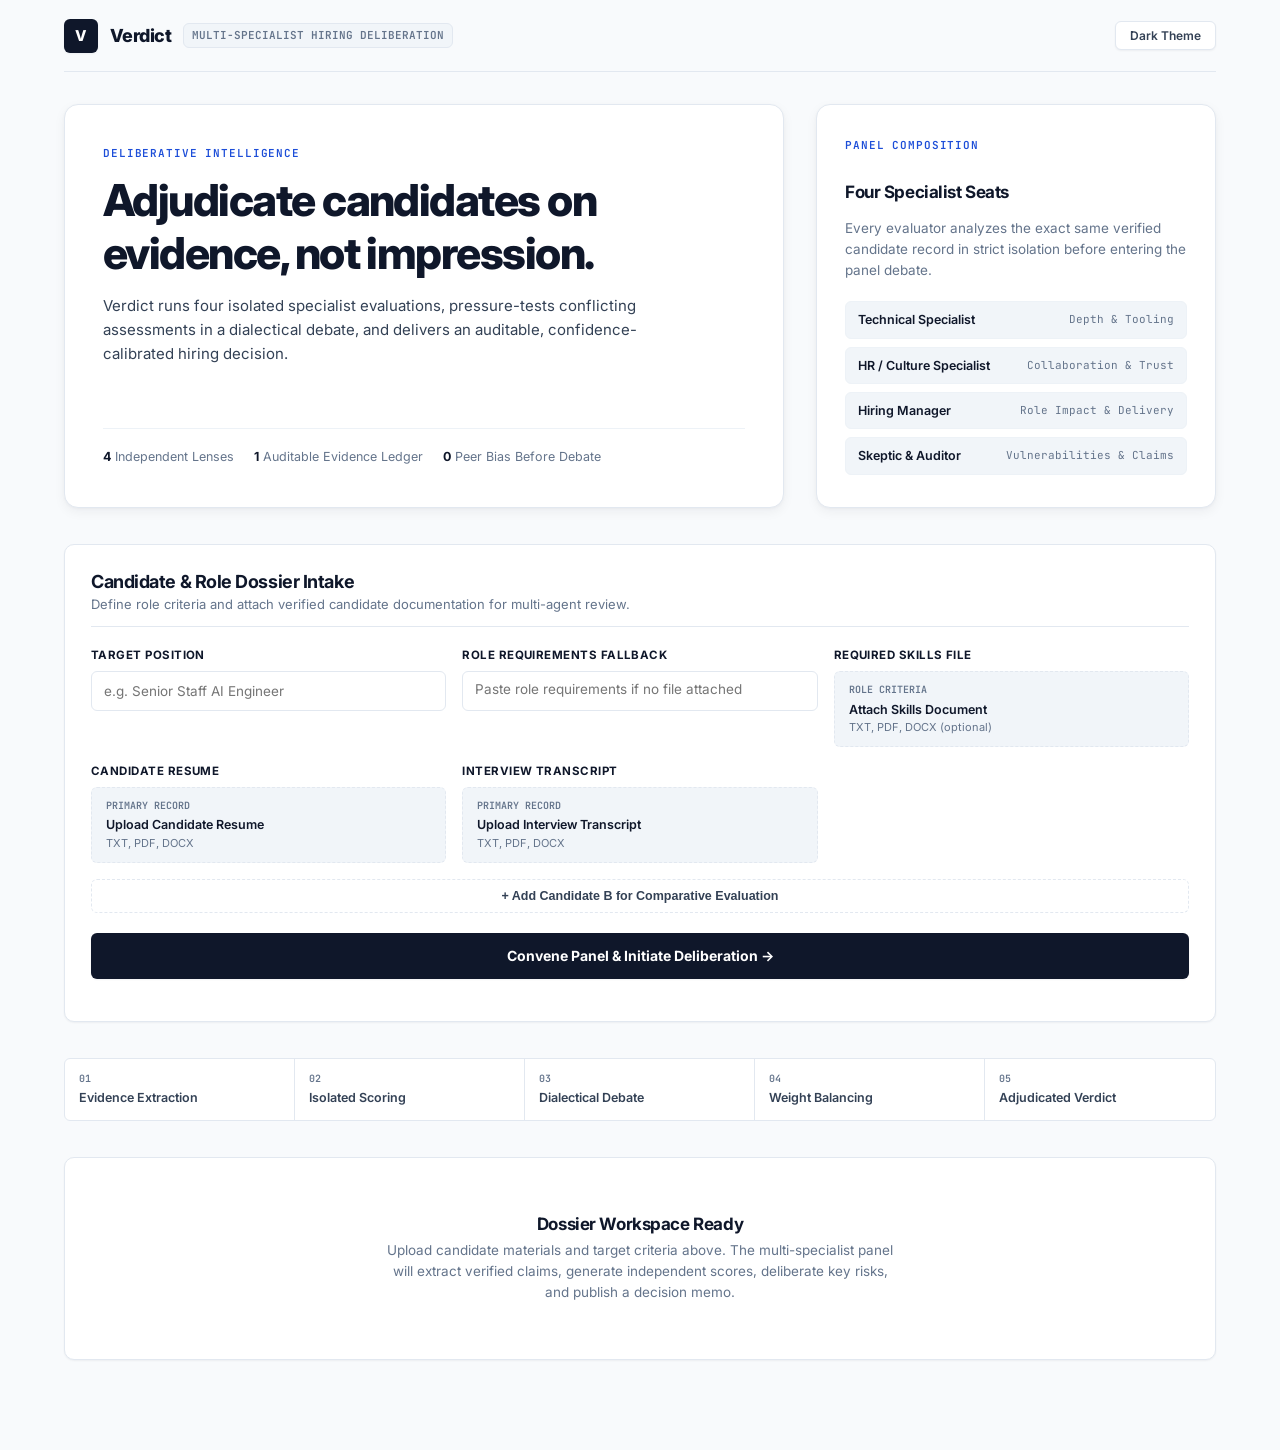
<file: verdict-hiring-panel/templates/index.html>
<!doctype html>
<html lang="en">
<head>
  <meta charset="utf-8">
  <meta name="viewport" content="width=device-width, initial-scale=1">
  <title>Verdict — Evidence-Led Hiring Deliberation Panel</title>
  <link rel="preconnect" href="https://fonts.googleapis.com">
  <link rel="preconnect" href="https://fonts.gstatic.com" crossorigin>
  <link href="https://fonts.googleapis.com/css2?family=Inter:wght@400;500;600;700;800&family=JetBrains+Mono:wght@400;500;600;700&display=swap" rel="stylesheet">
  <style>
    /* ═══════════════════════════════════════════════════════
       VERDICT ENTERPRISE DESIGN TOKENS
       ═══════════════════════════════════════════════════════ */
    :root {
      /* Surface & Canvas (Clean Enterprise Slate) */
      --bg-page: #f8fafc;
      --surface-base: #ffffff;
      --surface-subtle: #f1f5f9;
      --surface-muted: #f8fafc;
      --surface-hover: #f1f5f9;
      
      /* Borders */
      --border-light: #e2e8f0;
      --border-subtle: #edf2f7;
      --border-dark: #0f172a;
      
      /* Typography */
      --text-main: #0f172a;
      --text-secondary: #334155;
      --text-muted: #64748b;
      --text-caption: #94a3b8;

      /* Primary Brand (Executive Navy / Royal Cobalt) */
      --brand-navy: #0f172a;
      --brand-blue: #1d4ed8;
      --brand-blue-soft: #eff6ff;
      --brand-blue-border: #bfdbfe;

      /* Semantic Status */
      --status-hire-text: #15803d;
      --status-hire-bg: #f0fdf4;
      --status-hire-border: #bbf7d0;

      --status-hold-text: #b45309;
      --status-hold-bg: #fffbeb;
      --status-hold-border: #fde68a;

      --status-reject-text: #b91c1c;
      --status-reject-bg: #fef2f2;
      --status-reject-border: #fecaca;

      /* Elevation & Radii */
      --shadow-sm: 0 1px 2px rgba(15, 23, 42, 0.05);
      --shadow-md: 0 4px 12px rgba(15, 23, 42, 0.05), 0 1px 3px rgba(15, 23, 42, 0.03);
      --shadow-lg: 0 12px 32px -4px rgba(15, 23, 42, 0.08);
      
      --radius-sm: 6px;
      --radius-md: 10px;
      --radius-lg: 14px;
    }

    body.dark {
      --bg-page: #090e17;
      --surface-base: #111a28;
      --surface-subtle: #162235;
      --surface-muted: #0d1522;
      --surface-hover: #1c2b42;
      
      --border-light: #1f2d42;
      --border-subtle: #192638;
      --border-dark: #f8fafc;
      
      --text-main: #f8fafc;
      --text-secondary: #cbd5e1;
      --text-muted: #94a3b8;
      --text-caption: #64748b;

      --brand-navy: #f8fafc;
      --brand-blue: #60a5fa;
      --brand-blue-soft: #172a48;
      --brand-blue-border: #25406b;

      --status-hire-text: #4ade80;
      --status-hire-bg: #052e16;
      --status-hire-border: #166534;

      --status-hold-text: #fbbf24;
      --status-hold-bg: #2b1d03;
      --status-hold-border: #78350f;

      --status-reject-text: #f87171;
      --status-reject-bg: #320c10;
      --status-reject-border: #991b1b;

      --shadow-sm: 0 1px 2px rgba(0, 0, 0, 0.4);
      --shadow-md: 0 4px 12px rgba(0, 0, 0, 0.5);
      --shadow-lg: 0 12px 32px rgba(0, 0, 0, 0.6);
    }

    /* ═══════════════════════════════════════════════════════
       BASE STYLES
       ═══════════════════════════════════════════════════════ */
    *, *::before, *::after {
      box-sizing: border-box;
      margin: 0;
      padding: 0;
    }

    body {
      background-color: var(--bg-page);
      color: var(--text-secondary);
      font-family: 'Inter', -apple-system, BlinkMacSystemFont, "Segoe UI", Roboto, sans-serif;
      font-size: 14px;
      line-height: 1.55;
      -webkit-font-smoothing: antialiased;
      transition: background-color 0.2s ease, color 0.2s ease;
      min-height: 100vh;
    }

    .main-wrap {
      max-width: 1200px;
      margin: 0 auto;
      padding: 0 24px 90px;
    }

    h1, h2, h3, h4 {
      color: var(--text-main);
      font-family: 'Inter', sans-serif;
      font-weight: 700;
      letter-spacing: -0.025em;
      line-height: 1.2;
    }

    /* ═══════════════════════════════════════════════════════
       TOP NAVIGATION BAR
       ═══════════════════════════════════════════════════════ */
    .navbar {
      height: 72px;
      display: flex;
      align-items: center;
      justify-content: space-between;
      border-bottom: 1px solid var(--border-light);
      margin-bottom: 32px;
    }

    .nav-brand {
      display: flex;
      align-items: center;
      gap: 12px;
      text-decoration: none;
    }

    .monogram-badge {
      width: 34px;
      height: 34px;
      border-radius: var(--radius-sm);
      background: var(--brand-navy);
      color: #ffffff;
      display: flex;
      align-items: center;
      justify-content: center;
      font-size: 15px;
      font-weight: 800;
      font-family: 'Inter', sans-serif;
      box-shadow: var(--shadow-sm);
    }

    body.dark .monogram-badge {
      background: #ffffff;
      color: #090e17;
    }

    .nav-title {
      font-size: 18px;
      font-weight: 800;
      letter-spacing: -0.03em;
      color: var(--text-main);
    }

    .nav-subtag {
      font-family: 'JetBrains Mono', monospace;
      font-size: 11px;
      font-weight: 600;
      text-transform: uppercase;
      padding: 3px 8px;
      border-radius: var(--radius-sm);
      background: var(--surface-subtle);
      border: 1px solid var(--border-light);
      color: var(--text-muted);
    }

    .theme-button {
      font-family: 'Inter', sans-serif;
      font-size: 12px;
      font-weight: 600;
      color: var(--text-secondary);
      background: var(--surface-base);
      border: 1px solid var(--border-light);
      border-radius: var(--radius-sm);
      padding: 6px 14px;
      cursor: pointer;
      box-shadow: var(--shadow-sm);
      transition: all 0.15s ease;
    }

    .theme-button:hover {
      border-color: var(--text-main);
      color: var(--text-main);
    }

    /* ═══════════════════════════════════════════════════════
       EXECUTIVE HEADER & HERO
       ═══════════════════════════════════════════════════════ */
    .hero-container {
      display: grid;
      grid-template-columns: minmax(0, 1.35fr) minmax(320px, 0.75fr);
      gap: 32px;
      align-items: stretch;
      margin-bottom: 36px;
    }

    .hero-lead-card {
      background: var(--surface-base);
      border: 1px solid var(--border-light);
      border-radius: var(--radius-lg);
      padding: 40px 38px;
      box-shadow: var(--shadow-md);
      display: flex;
      flex-direction: column;
      justify-content: space-between;
    }

    .hero-category-label {
      font-family: 'JetBrains Mono', monospace;
      font-size: 11px;
      font-weight: 600;
      text-transform: uppercase;
      letter-spacing: 0.08em;
      color: var(--brand-blue);
      margin-bottom: 12px;
    }

    .hero-lead-card h1 {
      font-size: clamp(32px, 3.5vw, 44px);
      font-weight: 800;
      letter-spacing: -0.035em;
      margin-bottom: 14px;
      color: var(--text-main);
    }

    .hero-lead-card p {
      font-size: 15px;
      line-height: 1.6;
      color: var(--text-secondary);
      max-width: 600px;
      margin-bottom: 24px;
    }

    .hero-feature-pills {
      display: flex;
      align-items: center;
      gap: 20px;
      flex-wrap: wrap;
      padding-top: 18px;
      border-top: 1px solid var(--border-subtle);
      font-size: 12.5px;
      color: var(--text-muted);
    }

    .hero-feature-pills span strong {
      color: var(--text-main);
      font-weight: 700;
    }

    /* Side Overview Card */
    .hero-side-card {
      background: var(--surface-base);
      border: 1px solid var(--border-light);
      border-radius: var(--radius-lg);
      padding: 32px 28px;
      box-shadow: var(--shadow-md);
      display: flex;
      flex-direction: column;
      justify-content: center;
      gap: 16px;
    }

    .hero-side-card h3 {
      font-size: 17px;
      font-weight: 700;
    }

    .hero-side-card p {
      font-size: 13.5px;
      line-height: 1.55;
      color: var(--text-muted);
    }

    .persona-spec-list {
      display: flex;
      flex-direction: column;
      gap: 8px;
      margin-top: 4px;
    }

    .persona-spec-item {
      display: flex;
      align-items: center;
      justify-content: space-between;
      padding: 8px 12px;
      border-radius: var(--radius-sm);
      background: var(--surface-subtle);
      border: 1px solid var(--border-subtle);
      font-size: 12.5px;
    }

    .persona-spec-item strong {
      color: var(--text-main);
      font-weight: 600;
    }

    .persona-spec-item span {
      font-family: 'JetBrains Mono', monospace;
      font-size: 11px;
      color: var(--text-muted);
    }

    /* ═══════════════════════════════════════════════════════
       SECTION HEADERS
       ═══════════════════════════════════════════════════════ */
    .section-bar {
      display: flex;
      align-items: baseline;
      justify-content: space-between;
      margin-bottom: 20px;
      padding-bottom: 12px;
      border-bottom: 1px solid var(--border-light);
    }

    .section-bar-left h2 {
      font-size: 18px;
      font-weight: 700;
      color: var(--text-main);
      margin-bottom: 2px;
    }

    .section-bar-left p {
      font-size: 13px;
      color: var(--text-muted);
    }

    /* ═══════════════════════════════════════════════════════
       INTAKE DOSSIER FORM
       ═══════════════════════════════════════════════════════ */
    .intake-console {
      background: var(--surface-base);
      border: 1px solid var(--border-light);
      border-radius: var(--radius-md);
      padding: 26px;
      box-shadow: var(--shadow-sm);
      margin-bottom: 36px;
    }

    .form-row-grid {
      display: grid;
      grid-template-columns: repeat(3, 1fr);
      gap: 16px;
      margin-bottom: 16px;
    }

    .form-group {
      display: flex;
      flex-direction: column;
      gap: 6px;
    }

    .form-label {
      font-size: 11.5px;
      font-weight: 700;
      color: var(--text-main);
      text-transform: uppercase;
      letter-spacing: 0.04em;
    }

    .form-input, .form-textarea {
      width: 100%;
      height: 40px;
      padding: 0 12px;
      border: 1px solid var(--border-light);
      border-radius: var(--radius-sm);
      background: var(--surface-base);
      color: var(--text-main);
      font-family: 'Inter', sans-serif;
      font-size: 13.5px;
      outline: none;
      transition: border-color 0.15s ease, box-shadow 0.15s ease;
    }

    .form-textarea {
      height: 40px;
      padding: 8px 12px;
      resize: none;
      line-height: 1.4;
    }

    .form-input:focus, .form-textarea:focus {
      border-color: var(--border-dark);
      box-shadow: 0 0 0 1px var(--border-dark);
    }

    /* File Dropzones */
    .file-card-dropzone {
      border: 1.5px dashed var(--border-light);
      border-radius: var(--radius-sm);
      padding: 10px 14px;
      background: var(--surface-subtle);
      cursor: pointer;
      min-height: 68px;
      display: flex;
      flex-direction: column;
      justify-content: center;
      transition: all 0.15s ease;
    }

    .file-card-dropzone:hover {
      border-color: var(--brand-blue);
      background: var(--brand-blue-soft);
    }

    .file-type-hint {
      font-family: 'JetBrains Mono', monospace;
      font-size: 10px;
      font-weight: 600;
      color: var(--text-muted);
      text-transform: uppercase;
      margin-bottom: 2px;
    }

    .file-display-name {
      font-size: 12.5px;
      font-weight: 600;
      color: var(--text-main);
      white-space: nowrap;
      overflow: hidden;
      text-overflow: ellipsis;
    }

    .file-secondary-hint {
      font-size: 11px;
      color: var(--text-muted);
    }

    .btn-toggle-compare {
      grid-column: 1 / -1;
      padding: 9px 14px;
      background: transparent;
      border: 1px dashed var(--border-light);
      border-radius: var(--radius-sm);
      color: var(--text-secondary);
      font-size: 12.5px;
      font-weight: 600;
      cursor: pointer;
      text-align: center;
      transition: all 0.15s ease;
    }

    .btn-toggle-compare:hover {
      background: var(--surface-subtle);
      border-color: var(--text-main);
    }

    .compare-candidate-grid {
      grid-column: 1 / -1;
      display: grid;
      grid-template-columns: repeat(2, 1fr);
      gap: 16px;
    }

    .compare-candidate-grid.hidden {
      display: none;
    }

    .btn-submit-panel {
      grid-column: 1 / -1;
      height: 46px;
      border: 0;
      border-radius: var(--radius-sm);
      background: var(--brand-navy);
      color: #ffffff;
      font-family: 'Inter', sans-serif;
      font-size: 14px;
      font-weight: 700;
      cursor: pointer;
      display: flex;
      align-items: center;
      justify-content: center;
      gap: 8px;
      box-shadow: var(--shadow-sm);
      transition: all 0.15s ease;
      margin-top: 4px;
    }

    body.dark .btn-submit-panel {
      background: #ffffff;
      color: #090e17;
    }

    .btn-submit-panel:hover:not(:disabled) {
      opacity: 0.92;
      transform: translateY(-1px);
    }

    .btn-submit-panel:disabled {
      opacity: 0.55;
      cursor: not-allowed;
    }

    /* ═══════════════════════════════════════════════════════
       STAGE PROGRESSION TRACKER
       ═══════════════════════════════════════════════════════ */
    .stage-track {
      display: grid;
      grid-template-columns: repeat(5, 1fr);
      border: 1px solid var(--border-light);
      border-radius: var(--radius-sm);
      background: var(--surface-base);
      margin-bottom: 36px;
      overflow: hidden;
    }

    .stage-cell {
      padding: 12px 14px;
      border-right: 1px solid var(--border-light);
      display: flex;
      flex-direction: column;
      gap: 2px;
    }

    .stage-cell:last-child {
      border-right: 0;
    }

    .stage-num {
      font-family: 'JetBrains Mono', monospace;
      font-size: 10px;
      font-weight: 600;
      color: var(--text-muted);
    }

    .stage-title {
      font-size: 12.5px;
      font-weight: 600;
      color: var(--text-secondary);
    }

    .stage-cell.active {
      background: var(--brand-blue-soft);
      border-bottom: 2px solid var(--brand-blue);
    }

    .stage-cell.active .stage-title {
      color: var(--text-main);
    }

    .stage-cell.done .stage-num {
      color: var(--status-hire-text);
    }

    /* ═══════════════════════════════════════════════════════
       NOTICES & INITIAL STATE
       ═══════════════════════════════════════════════════════ */
    .system-error-card {
      padding: 14px 18px;
      border-radius: var(--radius-sm);
      background: var(--status-reject-bg);
      border: 1px solid var(--status-reject-border);
      color: var(--status-reject-text);
      font-size: 13.5px;
      font-weight: 600;
      margin-bottom: 24px;
      display: none;
    }

    .system-error-card:not(:empty) {
      display: block;
    }

    .empty-dossier-slate {
      background: var(--surface-base);
      border: 1px solid var(--border-light);
      border-radius: var(--radius-md);
      padding: 56px 24px;
      text-align: center;
      box-shadow: var(--shadow-sm);
    }

    .empty-dossier-slate h3 {
      font-size: 17px;
      font-weight: 700;
      margin-bottom: 6px;
    }

    .empty-dossier-slate p {
      font-size: 13.5px;
      color: var(--text-muted);
      max-width: 520px;
      margin: 0 auto;
    }

    /* Candidate Switcher Tabs */
    .candidate-tab-cluster {
      display: flex;
      gap: 8px;
      margin-bottom: 20px;
    }

    .candidate-switch-pill {
      font-family: 'Inter', sans-serif;
      font-size: 13px;
      font-weight: 600;
      color: var(--text-secondary);
      background: var(--surface-base);
      border: 1px solid var(--border-light);
      border-radius: var(--radius-sm);
      padding: 7px 16px;
      cursor: pointer;
      box-shadow: var(--shadow-sm);
      transition: all 0.15s ease;
    }

    .candidate-switch-pill:hover {
      border-color: var(--text-main);
    }

    .candidate-switch-pill.selected {
      background: var(--brand-navy);
      color: #ffffff;
      border-color: var(--brand-navy);
    }

    body.dark .candidate-switch-pill.selected {
      background: #ffffff;
      color: #090e17;
    }

    /* ═══════════════════════════════════════════════════════
       ADJUDICATION DOSSIER OUTPUT
       ═══════════════════════════════════════════════════════ */
    .dossier-layout {
      display: flex;
      flex-direction: column;
      gap: 24px;
    }

    /* Top Executive Adjudication Card */
    .adjudication-card {
      background: var(--surface-base);
      border: 1px solid var(--border-light);
      border-radius: var(--radius-md);
      padding: 28px;
      display: grid;
      grid-template-columns: minmax(0, 1.45fr) minmax(260px, 0.75fr);
      gap: 32px;
      box-shadow: var(--shadow-md);
    }

    .verdict-status-banner {
      border-left: 4px solid var(--text-main);
      padding: 14px 18px;
      border-radius: var(--radius-sm);
      background: var(--surface-subtle);
      border: 1px solid var(--border-light);
      margin-bottom: 14px;
    }

    .verdict-status-banner.hire {
      border-left: 4px solid var(--status-hire-text);
      background: var(--status-hire-bg);
      border-color: var(--status-hire-border);
    }

    .verdict-status-banner.interview {
      border-left: 4px solid var(--status-hold-text);
      background: var(--status-hold-bg);
      border-color: var(--status-hold-border);
    }

    .verdict-status-banner.reject {
      border-left: 4px solid var(--status-reject-text);
      background: var(--status-reject-bg);
      border-color: var(--status-reject-border);
    }

    .verdict-heading-text {
      font-size: 20px;
      font-weight: 800;
      letter-spacing: -0.02em;
    }

    .verdict-status-banner.hire .verdict-heading-text { color: var(--status-hire-text); }
    .verdict-status-banner.interview .verdict-heading-text { color: var(--status-hold-text); }
    .verdict-status-banner.reject .verdict-heading-text { color: var(--status-reject-text); }

    .adjudication-narrative-p {
      font-size: 14px;
      line-height: 1.65;
      color: var(--text-main);
      margin-bottom: 16px;
    }

    .benchmark-data-row {
      display: flex;
      flex-wrap: wrap;
      align-items: center;
      gap: 12px;
      font-size: 11.5px;
      font-family: 'JetBrains Mono', monospace;
      color: var(--text-muted);
      border-top: 1px solid var(--border-subtle);
      padding-top: 12px;
    }

    .benchmark-data-row strong {
      color: var(--text-secondary);
    }

    /* Confidence Module */
    .confidence-panel {
      border-left: 1px solid var(--border-light);
      padding-left: 28px;
      display: flex;
      flex-direction: column;
      justify-content: center;
      gap: 12px;
    }

    .stat-caption {
      font-family: 'JetBrains Mono', monospace;
      font-size: 11px;
      font-weight: 600;
      text-transform: uppercase;
      color: var(--text-muted);
    }

    .stat-confidence-num {
      font-family: 'JetBrains Mono', monospace;
      font-size: 44px;
      font-weight: 800;
      line-height: 1;
      color: var(--text-main);
      letter-spacing: -0.03em;
    }

    .confidence-meter-track {
      height: 6px;
      border-radius: 3px;
      background: var(--border-light);
      overflow: hidden;
    }

    .confidence-meter-fill {
      height: 100%;
      background: var(--text-main);
    }

    body.dark .confidence-meter-fill {
      background: var(--brand-blue);
    }

    .weighted-score-line {
      display: flex;
      justify-content: space-between;
      font-size: 12.5px;
    }

    .weighted-score-line strong {
      font-family: 'JetBrains Mono', monospace;
      color: var(--text-main);
    }

    /* ═══════════════════════════════════════════════════════
       SPECIALIST EVALUATION DOSSIERS (4 PERSONAS)
       ═══════════════════════════════════════════════════════ */
    .persona-grid {
      display: grid;
      grid-template-columns: repeat(2, 1fr);
      gap: 16px;
    }

    .specialist-card {
      background: var(--surface-base);
      border: 1px solid var(--border-light);
      border-radius: var(--radius-md);
      padding: 20px;
      box-shadow: var(--shadow-sm);
      display: flex;
      flex-direction: column;
      gap: 12px;
      transition: border-color 0.15s ease;
    }

    .specialist-card:hover {
      border-color: var(--border-dark);
    }

    .specialist-card-header {
      display: flex;
      align-items: center;
      justify-content: space-between;
      border-bottom: 1px solid var(--border-subtle);
      padding-bottom: 8px;
    }

    .specialist-role-title {
      font-size: 14px;
      font-weight: 700;
      color: var(--text-main);
    }

    .specialist-pills-row {
      display: flex;
      align-items: center;
      gap: 6px;
    }

    .score-metric-pill {
      font-family: 'JetBrains Mono', monospace;
      font-size: 12px;
      font-weight: 600;
      padding: 2px 7px;
      border-radius: var(--radius-sm);
      background: var(--surface-subtle);
      border: 1px solid var(--border-light);
      color: var(--text-main);
    }

    .fit-status-badge {
      font-size: 10.5px;
      font-weight: 700;
      text-transform: uppercase;
      letter-spacing: 0.04em;
      padding: 2px 6px;
      border-radius: var(--radius-sm);
      background: var(--surface-subtle);
      border: 1px solid var(--border-light);
      color: var(--text-muted);
    }

    .fit-status-badge.strong {
      background: var(--status-hire-bg);
      color: var(--status-hire-text);
      border-color: var(--status-hire-border);
    }

    .fit-status-badge.promising {
      background: var(--brand-blue-soft);
      color: var(--brand-blue);
      border-color: var(--brand-blue-border);
    }

    .fit-status-badge.validation {
      background: var(--status-hold-bg);
      color: var(--status-hold-text);
      border-color: var(--status-hold-border);
    }

    .specialist-evaluation-text {
      font-size: 13.5px;
      line-height: 1.55;
      color: var(--text-secondary);
    }

    .text-clamp {
      display: -webkit-box;
      -webkit-line-clamp: 2;
      -webkit-box-orient: vertical;
      overflow: hidden;
    }

    .text-clamp.expanded {
      display: block;
    }

    .btn-clamp-readmore {
      background: none;
      border: 0;
      color: var(--brand-blue);
      font-size: 12px;
      font-weight: 600;
      cursor: pointer;
      padding: 2px 0 0;
      text-decoration: underline;
      display: block;
    }

    /* Citation Block */
    .citation-callout-box {
      border-left: 2px solid var(--border-dark);
      background: var(--surface-subtle);
      padding: 8px 12px;
      border-radius: var(--radius-sm);
      font-size: 12.5px;
    }

    .citation-tag-id {
      font-family: 'JetBrains Mono', monospace;
      font-size: 10.5px;
      font-weight: 600;
      color: var(--text-muted);
      text-transform: uppercase;
      margin-bottom: 2px;
    }

    .citation-quote-string {
      font-style: italic;
      color: var(--text-main);
    }

    /* Movement Footnote */
    .deliberation-movement-footer {
      display: flex;
      align-items: center;
      justify-content: space-between;
      border-top: 1px solid var(--border-subtle);
      padding-top: 8px;
      font-size: 11.5px;
      color: var(--text-muted);
    }

    .movement-score-track {
      font-family: 'JetBrains Mono', monospace;
      font-weight: 600;
    }

    .movement-badge-tag {
      font-size: 10px;
      font-weight: 700;
      text-transform: uppercase;
      padding: 1px 5px;
      border-radius: 3px;
    }

    .movement-badge-tag.revised {
      background: var(--status-hold-bg);
      color: var(--status-hold-text);
    }

    .movement-badge-tag.held {
      background: var(--surface-subtle);
      color: var(--text-muted);
    }

    /* ═══════════════════════════════════════════════════════
       DIALECTICAL DEBATE SECTION
       ═══════════════════════════════════════════════════════ */
    .debate-main-card {
      background: var(--surface-base);
      border: 1px solid var(--border-light);
      border-radius: var(--radius-md);
      padding: 26px;
      box-shadow: var(--shadow-sm);
    }

    .debate-two-col-grid {
      display: grid;
      grid-template-columns: minmax(0, 1.45fr) minmax(280px, 0.75fr);
      gap: 24px;
    }

    .debate-turn-stream {
      display: flex;
      flex-direction: column;
      gap: 12px;
    }

    .turn-dialogue-item {
      border: 1px solid var(--border-light);
      border-radius: var(--radius-sm);
      padding: 14px;
      background: var(--surface-base);
    }

    .turn-dialogue-top {
      display: flex;
      align-items: center;
      justify-content: space-between;
      margin-bottom: 6px;
    }

    .turn-speaker-title {
      font-size: 13.5px;
      font-weight: 700;
      color: var(--text-main);
    }

    .turn-index-pill {
      font-family: 'JetBrains Mono', monospace;
      font-size: 11px;
      font-weight: 600;
      color: var(--text-muted);
    }

    .turn-reply-notice {
      font-size: 11.5px;
      color: var(--text-muted);
      margin-bottom: 6px;
    }

    .turn-statement-body {
      font-size: 13px;
      line-height: 1.55;
      color: var(--text-secondary);
      margin-bottom: 8px;
    }

    .turn-citation-chip {
      display: inline-block;
      font-size: 11.5px;
      padding: 3px 8px;
      border-radius: var(--radius-sm);
      background: var(--surface-subtle);
      border: 1px solid var(--border-light);
      color: var(--text-muted);
    }

    .turn-citation-chip strong {
      font-family: 'JetBrains Mono', monospace;
      color: var(--text-main);
    }

    /* Sidebar Adjudication Details */
    .debate-sidebar-stack {
      display: flex;
      flex-direction: column;
      gap: 14px;
    }

    .sidebar-panel-block {
      border: 1px solid var(--border-light);
      border-radius: var(--radius-sm);
      background: var(--surface-subtle);
      padding: 16px;
    }

    .sidebar-panel-title {
      font-size: 11.5px;
      font-weight: 700;
      text-transform: uppercase;
      letter-spacing: 0.04em;
      color: var(--text-main);
      margin-bottom: 8px;
      border-bottom: 1px solid var(--border-light);
      padding-bottom: 4px;
    }

    .weight-metric-row {
      display: grid;
      grid-template-columns: 120px 1fr 40px;
      align-items: center;
      gap: 8px;
      margin-bottom: 6px;
      font-size: 12px;
    }

    .weight-meter-bg {
      height: 4px;
      border-radius: 2px;
      background: var(--border-light);
      overflow: hidden;
    }

    .weight-meter-active {
      height: 100%;
      background: var(--text-main);
    }

    body.dark .weight-meter-active {
      background: var(--brand-blue);
    }

    /* ═══════════════════════════════════════════════════════
       FINDINGS & AUDITABLE EVIDENCE LEDGER
       ═══════════════════════════════════════════════════════ */
    .findings-side-grid {
      display: grid;
      grid-template-columns: 1fr 1fr;
      gap: 18px;
    }

    .findings-card-panel {
      border: 1px solid var(--border-light);
      border-radius: var(--radius-sm);
      background: var(--surface-base);
      padding: 20px;
    }

    .findings-clean-list {
      list-style: none;
      display: flex;
      flex-direction: column;
      gap: 8px;
      margin-top: 10px;
    }

    .findings-clean-list li {
      font-size: 13px;
      line-height: 1.55;
      position: relative;
      padding-left: 14px;
    }

    .findings-clean-list li::before {
      content: '—';
      position: absolute;
      left: 0;
      color: var(--text-muted);
    }

    /* Evidence Ledger */
    .ledger-container {
      background: var(--surface-base);
      border: 1px solid var(--border-light);
      border-radius: var(--radius-md);
      padding: 24px;
      box-shadow: var(--shadow-sm);
    }

    .ledger-entry-list {
      display: flex;
      flex-direction: column;
      gap: 8px;
      margin-top: 12px;
    }

    .ledger-item-row {
      display: flex;
      align-items: flex-start;
      gap: 12px;
      padding: 10px 14px;
      border-radius: var(--radius-sm);
      background: var(--surface-subtle);
      border: 1px solid var(--border-light);
      font-size: 12.5px;
    }

    .ledger-id-pill {
      font-family: 'JetBrains Mono', monospace;
      font-size: 11px;
      font-weight: 700;
      padding: 2px 6px;
      border-radius: var(--radius-sm);
      background: var(--surface-base);
      border: 1px solid var(--border-light);
      color: var(--text-main);
      flex-shrink: 0;
    }

    /* Speech Player */
    .audio-recording-bar {
      display: flex;
      align-items: center;
      justify-content: space-between;
      gap: 16px;
      padding: 14px 20px;
      border: 1px solid var(--border-light);
      border-radius: var(--radius-sm);
      background: var(--surface-base);
      flex-wrap: wrap;
    }

    .speech-controls {
      display: flex;
      align-items: center;
      gap: 10px;
      flex-wrap: wrap;
    }

    .speech-btn {
      display: inline-flex;
      align-items: center;
      gap: 7px;
      padding: 8px 18px;
      border-radius: var(--radius-sm);
      font-size: 13px;
      font-weight: 600;
      font-family: 'Inter', sans-serif;
      cursor: pointer;
      border: 1.5px solid var(--border-light);
      background: var(--surface-raised);
      color: var(--text-main);
      transition: background 0.15s, border-color 0.15s, color 0.15s;
    }

    .speech-btn:hover { background: var(--surface-hover); border-color: var(--brand-blue); color: var(--brand-blue); }
    .speech-btn.playing { background: var(--brand-blue); color: #fff; border-color: var(--brand-blue); }
    .speech-btn:disabled { opacity: 0.45; cursor: not-allowed; }

    .speech-progress-wrap {
      flex: 1;
      min-width: 160px;
    }

    .speech-turn-label {
      font-size: 11.5px;
      color: var(--text-muted);
      margin-bottom: 5px;
      font-family: 'JetBrains Mono', monospace;
    }

    .speech-progress-bg {
      height: 3px;
      background: var(--border-light);
      border-radius: 2px;
      overflow: hidden;
    }

    .speech-progress-fill {
      height: 100%;
      background: var(--brand-blue);
      border-radius: 2px;
      width: 0%;
      transition: width 0.3s ease;
    }

    .speech-rate-select {
      font-size: 12px;
      padding: 5px 8px;
      border: 1.5px solid var(--border-light);
      border-radius: var(--radius-sm);
      background: var(--surface-base);
      color: var(--text-main);
      font-family: 'Inter', sans-serif;
      cursor: pointer;
    }

    /* ═══════════════════════════════════════════════════════
       RESPONSIVE
       ═══════════════════════════════════════════════════════ */
    @media (max-width: 860px) {
      .hero-container,
      .form-row-grid,
      .adjudication-card,
      .persona-grid,
      .debate-two-col-grid,
      .findings-side-grid,
      .compare-candidate-grid {
        grid-template-columns: 1fr;
      }
      .stage-track {
        grid-template-columns: 1fr;
      }
      .stage-cell {
        border-right: 0;
        border-bottom: 1px solid var(--border-light);
      }
      .confidence-panel {
        border-left: 0;
        padding-left: 0;
        border-top: 1px solid var(--border-light);
        padding-top: 20px;
      }
    }
  </style>
</head>
<body>

<div class="main-wrap">
  <!-- Top Navigation -->
  <header class="navbar">
    <a href="/" class="nav-brand">
      <div class="monogram-badge">V</div>
      <span class="nav-title">Verdict</span>
      <span class="nav-subtag">Multi-Specialist Hiring Deliberation</span>
    </a>
    <div>
      <button class="theme-button" id="theme" type="button" aria-pressed="false">
        <span id="theme-label">Toggle Theme</span>
      </button>
    </div>
  </header>

  <!-- Executive Header & Intake Briefing -->
  <section class="hero-container">
    <div class="hero-lead-card">
      <div>
        <div class="hero-category-label">Deliberative Intelligence</div>
        <h1>Adjudicate candidates on evidence, not impression.</h1>
        <p>
          Verdict runs four isolated specialist evaluations, pressure-tests conflicting assessments in a dialectical debate, and delivers an auditable, confidence-calibrated hiring decision.
        </p>
      </div>

      <div class="hero-feature-pills">
        <span><strong>4</strong> Independent Lenses</span>
        <span><strong>1</strong> Auditable Evidence Ledger</span>
        <span><strong>0</strong> Peer Bias Before Debate</span>
      </div>
    </div>

    <div class="hero-side-card">
      <div class="hero-category-label">Panel Composition</div>
      <h3>Four Specialist Seats</h3>
      <p>Every evaluator analyzes the exact same verified candidate record in strict isolation before entering the panel debate.</p>

      <div class="persona-spec-list">
        <div class="persona-spec-item">
          <strong>Technical Specialist</strong>
          <span>Depth & Tooling</span>
        </div>
        <div class="persona-spec-item">
          <strong>HR / Culture Specialist</strong>
          <span>Collaboration & Trust</span>
        </div>
        <div class="persona-spec-item">
          <strong>Hiring Manager</strong>
          <span>Role Impact & Delivery</span>
        </div>
        <div class="persona-spec-item">
          <strong>Skeptic & Auditor</strong>
          <span>Vulnerabilities & Claims</span>
        </div>
      </div>
    </div>
  </section>

  <!-- Section 01: Intake Dossier -->
  <section class="intake-console">
    <div class="section-bar">
      <div class="section-bar-left">
        <h2>Candidate & Role Dossier Intake</h2>
        <p>Define role criteria and attach verified candidate documentation for multi-agent review.</p>
      </div>
    </div>

    <form class="form-row-grid" id="form">
      <div class="form-group">
        <label class="form-label" for="position">Target Position</label>
        <input class="form-input" id="position" name="target_position" required placeholder="e.g. Senior Staff AI Engineer">
      </div>

      <div class="form-group">
        <label class="form-label" for="requirementsField">Role Requirements Fallback</label>
        <textarea class="form-textarea" id="requirementsField" name="requirements" placeholder="Paste role requirements if no file attached"></textarea>
      </div>

      <div class="form-group">
        <label class="form-label">Required Skills File</label>
        <div class="file-card-dropzone" onclick="document.getElementById('requiredSkills').click()">
          <span class="file-type-hint">Role Criteria</span>
          <span class="file-display-name" id="skillsName">Attach Skills Document</span>
          <span class="file-secondary-hint">TXT, PDF, DOCX (optional)</span>
          <input class="visually-hidden" id="requiredSkills" name="required_skills" type="file" accept=".txt,.pdf,.docx" style="display:none">
        </div>
      </div>

      <div class="form-group">
        <label class="form-label">Candidate Resume</label>
        <div class="file-card-dropzone" onclick="document.getElementById('candidateResume').click()">
          <span class="file-type-hint">Primary Record</span>
          <span class="file-display-name" id="resumeName">Upload Candidate Resume</span>
          <span class="file-secondary-hint">TXT, PDF, DOCX</span>
          <input class="visually-hidden" id="candidateResume" name="candidate_resume" type="file" accept=".txt,.pdf,.docx" style="display:none">
        </div>
      </div>

      <div class="form-group">
        <label class="form-label">Interview Transcript</label>
        <div class="file-card-dropzone" onclick="document.getElementById('candidateTranscript').click()">
          <span class="file-type-hint">Primary Record</span>
          <span class="file-display-name" id="transcriptName">Upload Interview Transcript</span>
          <span class="file-secondary-hint">TXT, PDF, DOCX</span>
          <input class="visually-hidden" id="candidateTranscript" name="candidate_transcript" type="file" accept=".txt,.pdf,.docx" style="display:none">
        </div>
      </div>

      <button type="button" class="btn-toggle-compare" id="addCandidate" aria-expanded="false">
        <span>+ Add Candidate B for Comparative Evaluation</span>
      </button>

      <div class="compare-candidate-grid hidden" id="candidateBFields">
        <div class="form-group">
          <label class="form-label">Candidate B Resume</label>
          <div class="file-card-dropzone" onclick="document.getElementById('candidateBResume').click()">
            <span class="file-type-hint">Comparative Record</span>
            <span class="file-display-name" id="candidateBResumeName">Upload Resume B</span>
            <span class="file-secondary-hint">TXT, PDF, DOCX</span>
            <input class="visually-hidden" id="candidateBResume" name="candidate_b_resume" type="file" accept=".txt,.pdf,.docx" style="display:none">
          </div>
        </div>

        <div class="form-group">
          <label class="form-label">Candidate B Transcript</label>
          <div class="file-card-dropzone" onclick="document.getElementById('candidateBTranscript').click()">
            <span class="file-type-hint">Comparative Record</span>
            <span class="file-display-name" id="candidateBTranscriptName">Upload Transcript B</span>
            <span class="file-secondary-hint">TXT, PDF, DOCX</span>
            <input class="visually-hidden" id="candidateBTranscript" name="candidate_b_transcript" type="file" accept=".txt,.pdf,.docx" style="display:none">
          </div>
        </div>
      </div>

      <button class="btn-submit-panel" id="submit">
        <span>Convene Panel & Initiate Deliberation →</span>
      </button>
    </form>
  </section>

  <!-- Section 02: Deliberation Stages -->
  <div class="stage-track" aria-label="Deliberation Sequence">
    <div class="stage-cell" data-step="0">
      <span class="stage-num">01</span>
      <span class="stage-title">Evidence Extraction</span>
    </div>
    <div class="stage-cell" data-step="1">
      <span class="stage-num">02</span>
      <span class="stage-title">Isolated Scoring</span>
    </div>
    <div class="stage-cell" data-step="2">
      <span class="stage-num">03</span>
      <span class="stage-title">Dialectical Debate</span>
    </div>
    <div class="stage-cell" data-step="3">
      <span class="stage-num">04</span>
      <span class="stage-title">Weight Balancing</span>
    </div>
    <div class="stage-cell" data-step="4">
      <span class="stage-num">05</span>
      <span class="stage-title">Adjudicated Verdict</span>
    </div>
  </div>

  <!-- Operational Notices -->
  <div id="message" class="system-error-card" role="alert"></div>

  <!-- Initial Blank State -->
  <div id="empty" class="empty-dossier-slate">
    <h3>Dossier Workspace Ready</h3>
    <p>Upload candidate materials and target criteria above. The multi-specialist panel will extract verified claims, generate independent scores, deliberate key risks, and publish a decision memo.</p>
  </div>

  <!-- Candidate Comparison Tabs -->
  <div id="tabs" class="candidate-tab-cluster" style="display:none"></div>

  <!-- Main Output Dossier -->
  <main id="report" style="display:none"></main>
</div>

<script>
  const $ = s => document.querySelector(s);
  const theme = $('#theme');
  const esc = v => String(v ?? '').replace(/[&<>"']/g, c => ({ '&': '&amp;', '<': '&lt;', '>': '&gt;', '"': '&quot;', "'": '&#39;' }[c]));

  // Theme Toggler
  theme.onclick = () => {
    const isDark = document.body.classList.toggle('dark');
    localStorage.verdictTheme = isDark ? 'dark' : 'light';
    theme.setAttribute('aria-pressed', String(isDark));
    $('#theme-label').textContent = isDark ? 'Light Theme' : 'Dark Theme';
  };
  if (localStorage.verdictTheme === 'dark') {
    document.body.classList.add('dark');
    theme.setAttribute('aria-pressed', 'true');
    $('#theme-label').textContent = 'Light Theme';
  } else {
    $('#theme-label').textContent = 'Dark Theme';
  }

  // Upload labels
  function names(id, empty) {
    const f = $(id).files;
    return [...f].map(x => x.name).join(', ') || empty;
  }
  $('#requiredSkills').onchange = () => $('#skillsName').textContent = names('#requiredSkills', 'Attach Skills Document');
  $('#candidateResume').onchange = () => $('#resumeName').textContent = names('#candidateResume', 'Upload Candidate Resume');
  $('#candidateTranscript').onchange = () => $('#transcriptName').textContent = names('#candidateTranscript', 'Upload Interview Transcript');
  $('#candidateBResume').onchange = () => $('#candidateBResumeName').textContent = names('#candidateBResume', 'Upload Resume B');
  $('#candidateBTranscript').onchange = () => $('#candidateBTranscriptName').textContent = names('#candidateBTranscript', 'Upload Transcript B');

  // Candidate B Toggle
  let candidateBEnabled = false;
  $('#addCandidate').onclick = () => {
    candidateBEnabled = !candidateBEnabled;
    $('#candidateBFields').classList.toggle('hidden', !candidateBEnabled);
    $('#addCandidate').setAttribute('aria-expanded', String(candidateBEnabled));
    $('#addCandidate').innerHTML = candidateBEnabled ? '<span>− Remove Candidate B</span>' : '<span>+ Add Candidate B for Comparative Evaluation</span>';
    if (!candidateBEnabled) {
      $('#candidateBResume').value = '';
      $('#candidateBTranscript').value = '';
      $('#candidateBResumeName').textContent = 'Upload Resume B';
      $('#candidateBTranscriptName').textContent = 'Upload Transcript B';
    }
  };

  function setStep(n) {
    document.querySelectorAll('.stage-cell').forEach((s, i) => {
      s.className = 'stage-cell ' + (i < n ? 'done' : i === n ? 'active' : '');
    });
  }

  function show(t) {
    $('#message').textContent = t;
  }

  window.toggleClamp = function(id) {
    const p = document.getElementById('clamp-' + id);
    const btn = document.getElementById('btn-clamp-' + id);
    const isExpanded = p.classList.toggle('expanded');
    btn.textContent = isExpanded ? 'Collapse assessment' : 'Expand full assessment';
  };

  // Render Full Report
  function renderReport(d) {
    const a = d.adjudication;
    const turns = d.debate.turns || [];
    // Load turns into speech engine and reset player
    _speechTurns = turns;
    _speechIdx = 0;
    window.speechSynthesis && window.speechSynthesis.cancel();
    _speechPaused = false;
    _speechSetUI(false);
    const _lbl = document.getElementById('speech-turn-label');
    if (_lbl) _lbl.textContent = `${turns.length} turns ready`;
    const _fill = document.getElementById('speech-progress-fill');
    if (_fill) _fill.style.width = '0%';

    const stateLog = d.state_log || [];

    const r = (d.recommendation || '').toUpperCase();
    let decCls = 'interview';
    if (r.startsWith('HIRE')) decCls = 'hire';
    else if (r.startsWith('REJECT')) decCls = 'reject';

    // 4 Specialist Opinion Cards
    const personasHtml = d.agents.map((ag, i) => {
      const isRevised = ag.revised_after_debate || ag.score !== ag.pre_debate_score;
      const fitClass = ag.fit === 'Strong' ? 'strong' : ag.fit === 'Promising' ? 'promising' : 'validation';

      return `
        <article class="specialist-card">
          <div class="specialist-card-header">
            <div class="specialist-role-title">${esc(ag.role)}</div>
            <div class="specialist-pills-row">
              <span class="fit-status-badge ${fitClass}">${esc(ag.fit)} Fit</span>
              <span class="score-metric-pill">${esc(ag.score)} / 10</span>
            </div>
          </div>

          <div class="specialist-evaluation-text">
            <p><strong>${esc(ag.mode || 'Local fallback')}</strong>${ag.api_error ? ` · ${esc(ag.api_error)}` : ''}</p>
            <p class="text-clamp" id="clamp-ag-${i}">${esc(ag.reasoning)}</p>
            <button class="btn-clamp-readmore" id="btn-clamp-ag-${i}" onclick="toggleClamp('ag-${i}')">Expand full assessment</button>
          </div>

          <div class="citation-callout-box">
            <div class="citation-tag-id">Primary Citation: ${esc(ag.evidence_id || 'Document Citation')}</div>
            <div class="citation-quote-string">"${esc(ag.quote)}"</div>
          </div>

          <div class="deliberation-movement-footer">
            <div>Baseline: <span class="movement-score-track">${esc(ag.pre_debate_score)}</span> → Post-Debate: <span class="movement-score-track">${esc(ag.score)}</span></div>
            <span class="movement-badge-tag ${isRevised ? 'revised' : 'held'}">
              ${isRevised ? 'Position Shifted' : 'Position Maintained'}
            </span>
          </div>
        </article>
      `;
    }).join('');

    // Deliberation Dialogue Stream
    const turnsHtml = turns.map(t => `
      <div class="turn-dialogue-item">
        <div class="turn-dialogue-top">
          <span class="turn-speaker-title">${esc(t.speaker)}</span>
          <span class="turn-index-pill">Turn 0${t.turn} · Stance: ${esc(t.stance || 'Assessment')}</span>
        </div>
        ${t.responds_to ? `<div class="turn-reply-notice">↳ Directly addressing ${esc(t.responds_to)}</div>` : ''}
        <div class="turn-statement-body">${esc(t.message || t.reasoning || '')}</div>
        ${t.evidence_id ? `
          <div class="turn-citation-chip">
            Cited <strong>${esc(t.evidence_id)}</strong>: "${esc(t.quote)}"
          </div>
        ` : ''}
        ${t.specific_contradiction ? `
          <div class="turn-citation-chip">
            Specific conflict cites ${t.contradiction_evidence_ids.map(id => esc(id)).join(' and ')}:
            ${esc(t.contradiction_reason)}
          </div>
        ` : ''}
      </div>
    `).join('');

    // Dimension weights
    const weightsHtml = Object.entries(a.weights || {}).map(([role, v]) => `
      <div class="weight-metric-row">
        <span>${esc(role)}</span>
        <div class="weight-meter-bg"><div class="weight-meter-active" style="width:${v}%"></div></div>
        <span style="text-align:right;font-family:'JetBrains Mono'">${v}%</span>
      </div>
    `).join('');

    // Strengths and Concerns
    const strengthsHtml = (d.strengths || []).map(s => `<li>${esc(s)}</li>`).join('');
    const concernsHtml = (d.concerns || []).map(c => `<li>${esc(c)}</li>`).join('');

    // Evidence Ledger
    const ledgerHtml = (d.evidence || []).map(e => `
      <div class="ledger-item-row">
        <span class="ledger-id-pill">${esc(e.id)}</span>
        <div style="flex:1">
          <div style="color:var(--text-main);font-weight:500">"${esc(e.quote)}"</div>
          <div style="font-size:11px;color:var(--text-muted);margin-top:3px">
            Verified Source: ${esc(e.source_kind)} · ${esc(e.source)}
          </div>
        </div>
      </div>
    `).join('');

    $('#report').innerHTML = `
      <div class="dossier-layout">
        <!-- 1. Executive Adjudication Card -->
        <div class="adjudication-card">
          <div>
            <div class="stat-caption" style="margin-bottom:6px">Final Adjudication · ${esc(d.candidate)}</div>
            <div class="verdict-status-banner ${decCls}">
              <div class="verdict-heading-text">${esc(d.recommendation)}</div>
            </div>
            <p class="adjudication-narrative-p">${esc(a.narrative)}</p>
            <div class="benchmark-data-row">
              <span>Benchmark Tier: <strong>${esc(a.base_tier)}</strong></span>
              <span>·</span>
              <span>Hire Threshold: <strong>${esc(a.thresholds.HIRE)}</strong></span>
              <span>·</span>
              <span>Interview Threshold: <strong>${esc(a.thresholds.INTERVIEW)}</strong></span>
            </div>
          </div>

          <div class="confidence-panel">
            <div class="stat-caption">Confidence Index</div>
            <div class="stat-confidence-num">${esc(d.confidence)}%</div>
            <div class="confidence-meter-track">
              <div class="confidence-meter-fill" style="width:${esc(d.confidence)}%"></div>
            </div>
            <div class="weighted-score-line">
              <span>Weighted Score:</span>
              <strong>${esc(a.weighted_score)} / 10.0</strong>
            </div>
          </div>
        </div>

        <!-- 2. Independent Review Matrix (4 Specialists) -->
        <section>
          <div class="section-bar">
            <div class="section-bar-left">
              <h2>Independent Specialist Evaluations</h2>
              <p>Scores formed in strict isolation prior to inter-agent debate.</p>
            </div>
            <span class="nav-subtag">${esc(d.live_agents)} of 4 Personas Live</span>
          </div>
          <div class="persona-grid">
            ${personasHtml}
          </div>
        </section>

        <!-- 3. Dialectical Panel Deliberation -->
        <section class="debate-main-card">
          <div class="section-bar">
            <div class="section-bar-left">
              <h2>Dialectical Deliberation Record</h2>
              <p>${esc(d.debate.topic)}</p>
            </div>
            <span class="nav-subtag">${d.debate.has_direct_response ? 'Direct Cross-Examination Verified' : 'Sequential Deliberation'}</span>
          </div>

          <div class="debate-two-col-grid">
            <div class="debate-turn-stream">
              ${turnsHtml}
            </div>

            <div class="debate-sidebar-stack">
              <div class="sidebar-panel-block">
                <div class="sidebar-panel-title">Adjudication & Gate Rationale</div>
                <p style="font-size:12.5px;color:var(--text-secondary);line-height:1.55">${esc(a.override)}</p>
              </div>

              <div class="sidebar-panel-block">
                <div class="sidebar-panel-title">Role Weight Distribution</div>
                <div style="font-size:11.5px;color:var(--text-muted);margin-bottom:8px">${esc(a.weight_basis)}</div>
                ${weightsHtml}
                <div style="margin-top:10px;padding-top:6px;border-top:1px solid var(--border-light);font-size:11px;color:var(--text-muted)">
                  Redistributed: ${Object.entries(a.effective_weights_after_confidence_redistribution || {}).map(([k, v]) => `${esc(k)}: ${esc(v)}%`).join(' · ')}
                </div>
              </div>
            </div>
          </div>
        </section>

        <!-- 4. Verified Strengths & Concerns -->
        <div class="findings-side-grid">
          <div class="findings-card-panel">
            <div class="stat-caption" style="color:var(--status-hire-text);margin-bottom:4px">Verified Competencies</div>
            <h3 style="font-size:16px;margin-bottom:8px">Candidate Strengths</h3>
            <ul class="findings-clean-list">${strengthsHtml}</ul>
          </div>

          <div class="findings-card-panel">
            <div class="stat-caption" style="color:var(--status-hold-text);margin-bottom:4px">Verification Focus</div>
            <h3 style="font-size:16px;margin-bottom:8px">Identified Concerns & Gaps</h3>
            <ul class="findings-clean-list">${concernsHtml}</ul>
          </div>
        </div>

        <!-- 5. Voice Deliberation Record -->
        <div class="audio-recording-bar">
          <div>
            <div class="stat-caption" style="margin-bottom:2px">Voice Deliberation Playback</div>
            <strong style="color:var(--text-main);font-size:14px">Multi-Voice Panel Discussion</strong>
            <p style="font-size:12px;color:var(--text-muted)">Each specialist reads their debate turn aloud using your browser's speech engine.</p>
          </div>
          <div class="speech-controls">
            <button class="speech-btn" id="speech-play-btn" onclick="speechPlay()">&#9654; Play Debate</button>
            <button class="speech-btn" id="speech-pause-btn" onclick="speechPause()" disabled>&#9646;&#9646; Pause</button>
            <button class="speech-btn" id="speech-stop-btn" onclick="speechStop()" disabled>&#9632; Stop</button>
            <select class="speech-rate-select" id="speech-rate" title="Playback speed">
              <option value="0.85">0.85×</option>
              <option value="1" selected>1×</option>
              <option value="1.2">1.2×</option>
              <option value="1.5">1.5×</option>
            </select>
          </div>
          <div class="speech-progress-wrap">
            <div class="speech-turn-label" id="speech-turn-label">Ready</div>
            <div class="speech-progress-bg"><div class="speech-progress-fill" id="speech-progress-fill"></div></div>
          </div>
        </div>

        <!-- 6. Provenance Evidence Ledger -->
        <section class="ledger-container">
          <div class="section-bar" style="margin-bottom:12px;padding-bottom:8px">
            <div class="section-bar-left">
              <h2>Auditable Evidence Ledger</h2>
              <p>All conclusions cite exact records verified from candidate submissions.</p>
            </div>
            <span class="nav-subtag">${d.evidence ? d.evidence.length : 0} Citations Verified</span>
          </div>
          <div class="ledger-entry-list">
            ${ledgerHtml || '<p style="color:var(--text-muted);font-size:13px">No extractable evidence records found.</p>'}
          </div>
        </section>
      </div>
    `;

    $('#report').style.display = 'block';
  }

  // ── Web Speech API: Debate Voice Playback ─────────────────────────────────
  let _speechTurns = [];
  let _speechIdx = 0;
  let _speechPaused = false;
  let _speechVoices = {};

  // Load voices once they are available (async on some browsers)
  function loadSpeechVoices() {
    const all = window.speechSynthesis.getVoices();
    if (!all.length) return; // not ready yet — onvoiceschanged will retry
    // Prefer en-US voices; fall back to any English
    const enUS = all.filter(v => v.lang && v.lang.startsWith('en'));
    const pick = (i) => enUS[i % enUS.length] || all[0];
    // Assign distinct voices to the four specialist roles
    _speechVoices = {
      'Technical Evaluator':  pick(0),
      'HR / Culture Fit':     pick(1),
      'Hiring Manager':       pick(2),
      'Skeptic / Devil\'s Advocate': pick(3),
      'default': pick(0),
    };
  }

  if ('speechSynthesis' in window) {
    window.speechSynthesis.onvoiceschanged = loadSpeechVoices;
    loadSpeechVoices();
  }

  function _speechSetUI(playing) {
    const playBtn  = document.getElementById('speech-play-btn');
    const pauseBtn = document.getElementById('speech-pause-btn');
    const stopBtn  = document.getElementById('speech-stop-btn');
    if (!playBtn) return;
    playBtn.disabled  = playing;
    pauseBtn.disabled = !playing;
    stopBtn.disabled  = !playing;
    playBtn.classList.toggle('playing', playing);
  }

  function _speechSetProgress(idx, total, speaker) {
    const label = document.getElementById('speech-turn-label');
    const fill  = document.getElementById('speech-progress-fill');
    if (label) label.textContent = total ? `Turn ${idx + 1} / ${total} — ${speaker}` : 'Ready';
    if (fill)  fill.style.width = total ? `${Math.round(((idx + 1) / total) * 100)}%` : '0%';
  }

  function _speechReadTurn(idx) {
    if (idx >= _speechTurns.length) {
      // Finished
      _speechSetUI(false);
      _speechSetProgress(0, 0, '');
      const label = document.getElementById('speech-turn-label');
      if (label) label.textContent = 'Playback complete';
      return;
    }

    const turn = _speechTurns[idx];
    _speechIdx = idx;
    const speaker = turn.speaker || 'Evaluator';
    _speechSetProgress(idx, _speechTurns.length, speaker);

    const rate = parseFloat(document.getElementById('speech-rate')?.value || '1');
    const utter = new SpeechSynthesisUtterance();

    // Prefix each turn with the speaker name so it reads naturally
    utter.text = `${speaker} says: ${turn.message || turn.reasoning || ''}`;
    utter.rate = rate;
    utter.pitch = 1;

    // Assign a voice keyed to this speaker role
    const voiceKey = Object.keys(_speechVoices).find(k => speaker.includes(k.split(' ')[0])) || 'default';
    if (_speechVoices[voiceKey]) utter.voice = _speechVoices[voiceKey];

    utter.onend = () => {
      if (!_speechPaused) _speechReadTurn(idx + 1);
    };
    utter.onerror = () => {
      if (!_speechPaused) _speechReadTurn(idx + 1);
    };

    window.speechSynthesis.speak(utter);
  }

  window.speechPlay = function() {
    if (!('speechSynthesis' in window)) {
      alert('Your browser does not support speech synthesis. Please try Chrome or Edge.');
      return;
    }
    if (_speechTurns.length === 0) {
      alert('No debate turns available for playback. Run a candidate analysis first.');
      return;
    }
    if (window.speechSynthesis.paused) {
      window.speechSynthesis.resume();
      _speechPaused = false;
      _speechSetUI(true);
      return;
    }
    window.speechSynthesis.cancel();
    _speechPaused = false;
    _speechSetUI(true);
    _speechReadTurn(0);
  };

  window.speechPause = function() {
    if (window.speechSynthesis.speaking && !window.speechSynthesis.paused) {
      window.speechSynthesis.pause();
      _speechPaused = true;
      const playBtn = document.getElementById('speech-play-btn');
      const pauseBtn = document.getElementById('speech-pause-btn');
      if (playBtn) { playBtn.disabled = false; playBtn.textContent = '▶ Resume'; }
      if (pauseBtn) pauseBtn.disabled = true;
    }
  };

  window.speechStop = function() {
    window.speechSynthesis.cancel();
    _speechPaused = false;
    _speechSetUI(false);
    _speechSetProgress(0, 0, '');
    const label = document.getElementById('speech-turn-label');
    if (label) label.textContent = 'Stopped';
    const playBtn = document.getElementById('speech-play-btn');
    if (playBtn) playBtn.textContent = '▶ Play Debate';
  };

  // Multi-Candidate Switcher
  let reports = {};
  function showCandidate(name) {
    document.querySelectorAll('.candidate-switch-pill').forEach(t => {
      const s = t.dataset.name === name;
      t.classList.toggle('selected', s);
      t.setAttribute('aria-selected', String(s));
    });
    renderReport(reports[name]);
    $('#report').focus();
    $('#report').scrollIntoView({ behavior: 'smooth' });
  }

  // Form Submission
  $('#form').onsubmit = async e => {
    e.preventDefault();
    if (!$('#candidateResume').files.length && !$('#candidateTranscript').files.length) {
      return show('Please attach a candidate resume, interview transcript, or both.');
    }

    const b = $('#submit');
    b.disabled = true;
    b.innerHTML = '<span>Deliberating Candidate Dossier…</span>';
    show('');
    $('#empty').style.display = 'none';

    let n = 0;
    setStep(0);
    const timer = setInterval(() => {
      n = Math.min(4, n + 1);
      setStep(n);
    }, 1200);

    try {
      const r = await fetch('/api/analyze', { method: 'POST', body: new FormData($('#form')) });
      const d = await r.json();
      if (!r.ok) throw Error(d.error);

      reports = d.reports;
      const namesList = Object.keys(reports);
      if (namesList.length > 1) {
        $('#tabs').innerHTML = namesList.map((name, i) => `
          <button class="candidate-switch-pill ${i === 0 ? 'selected' : ''}" type="button" data-name="${esc(name)}">
            ${esc(name)}
          </button>
        `).join('');
        $('#tabs').style.display = 'flex';
        document.querySelectorAll('.candidate-switch-pill').forEach(t => {
          t.onclick = () => showCandidate(t.dataset.name);
        });
      } else {
        $('#tabs').style.display = 'none';
      }

      showCandidate(namesList[0]);
      setStep(5);
    } catch (err) {
      show(err.message || 'Error occurred during panel deliberation.');
      $('#empty').style.display = 'block';
      setStep(-1);
    } finally {
      clearInterval(timer);
      b.disabled = false;
      b.innerHTML = '<span>Convene Panel & Initiate Deliberation →</span>';
    }
  };
</script>
</body>
</html>
</file>
